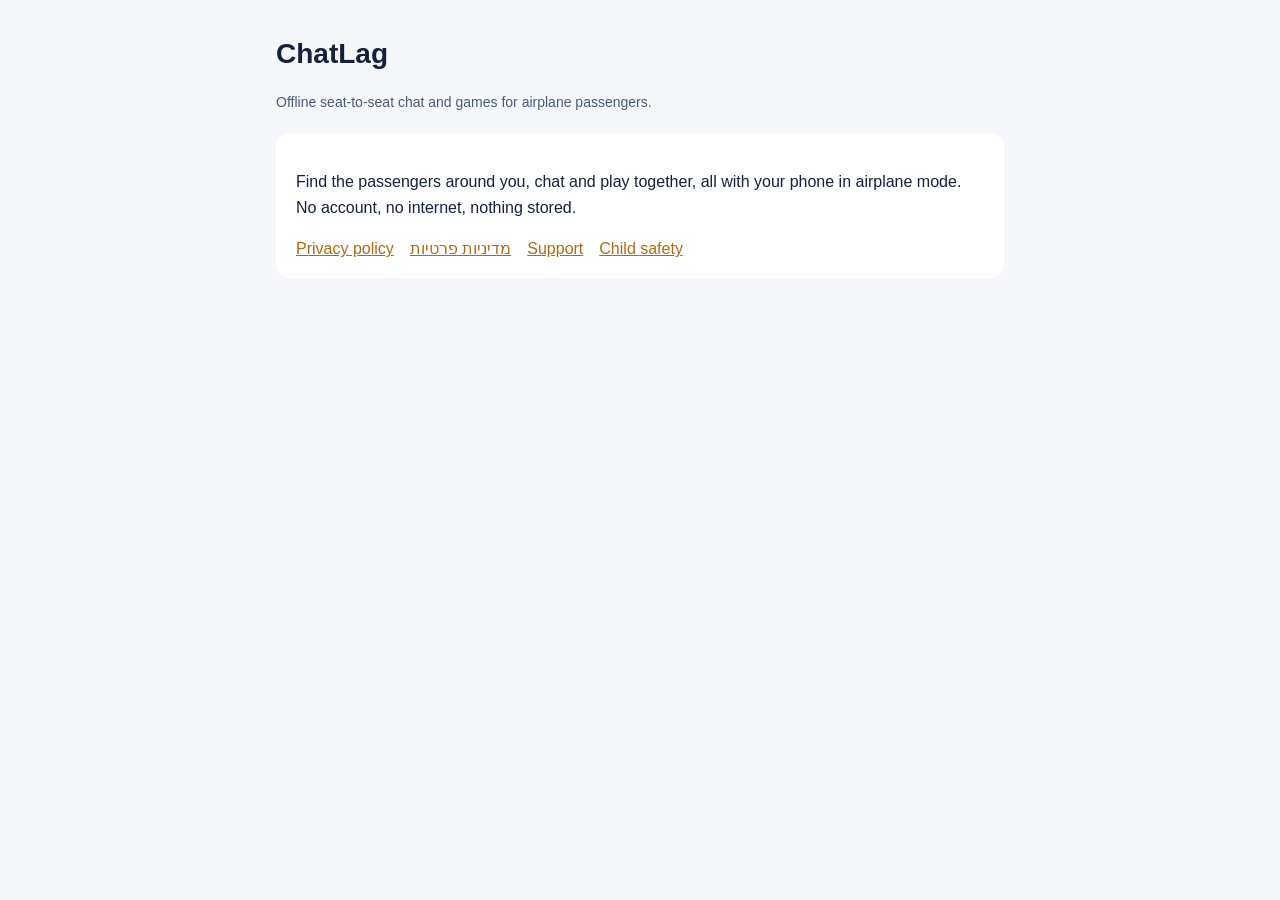
<file: index.html>
<!doctype html><html lang="en"><head><meta charset="utf-8"><meta name="viewport" content="width=device-width,initial-scale=1"><title>ChatLag</title><link rel="stylesheet" href="style.css"></head>
<body><main><h1>ChatLag</h1><p class="muted">Offline seat-to-seat chat and games for airplane passengers.</p>
<div class="card"><p>Find the passengers around you, chat and play together, all with your phone in airplane mode. No account, no internet, nothing stored.</p>
<nav><a href="privacy/">Privacy policy</a><a href="privacy/he/">מדיניות פרטיות</a><a href="support/">Support</a><a href="child-safety/">Child safety</a></nav></div></main></body></html>
</file>
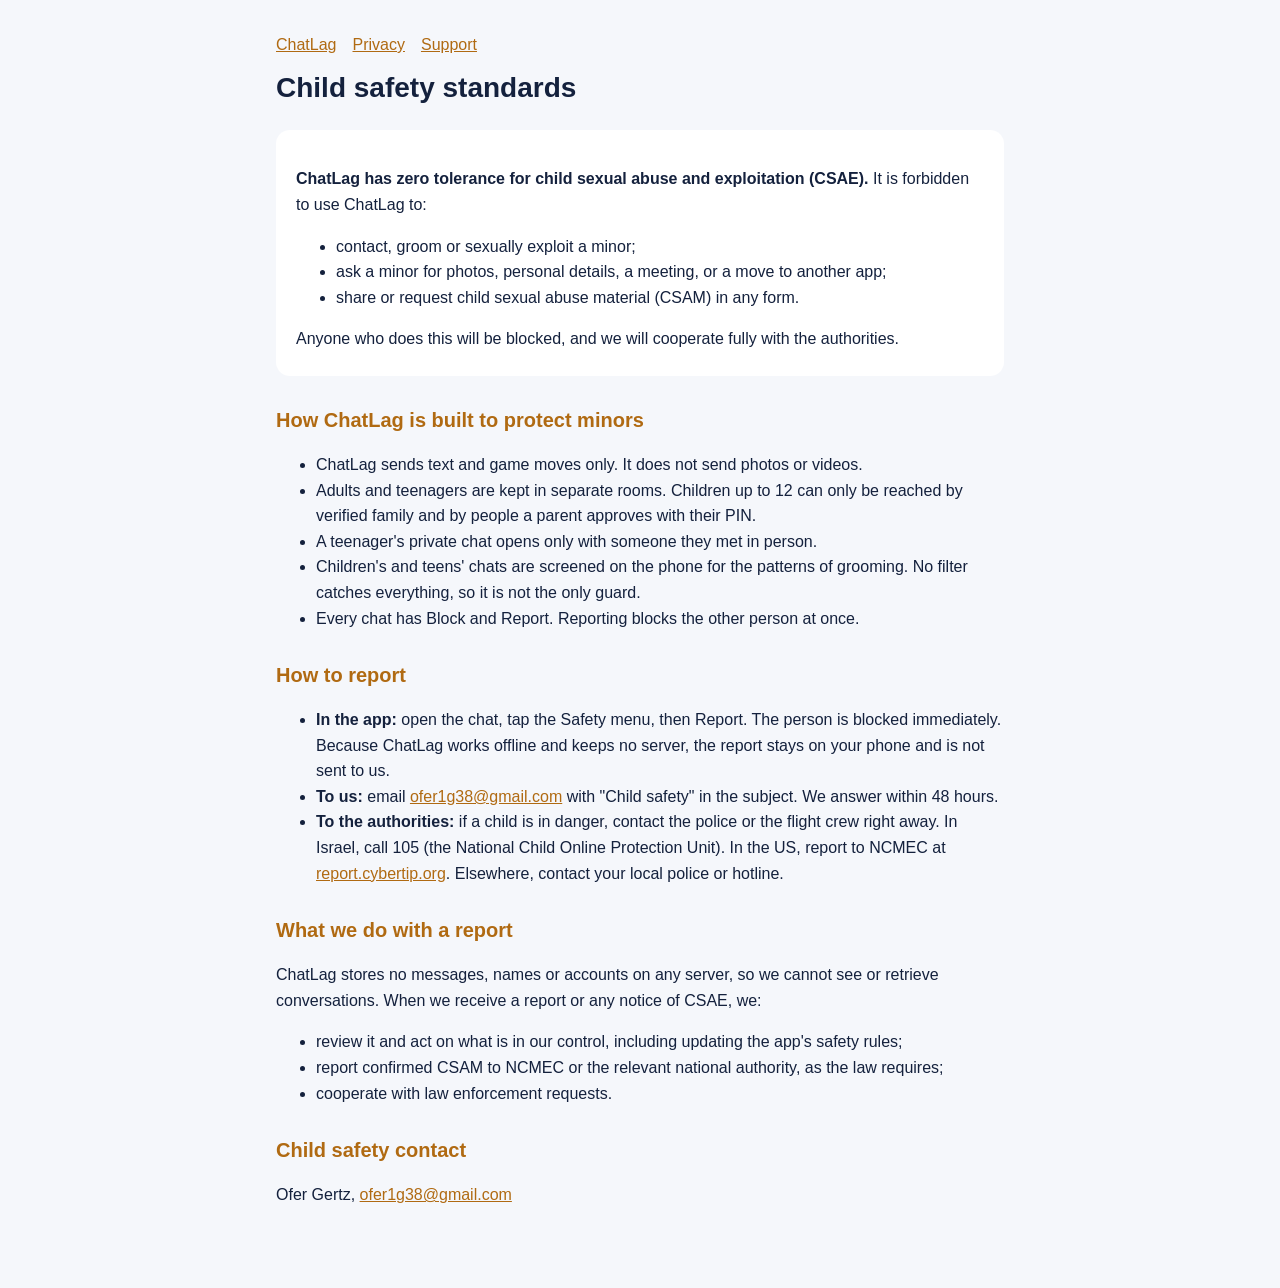
<file: child-safety/index.html>
<!doctype html><html lang="en"><head><meta charset="utf-8"><meta name="viewport" content="width=device-width,initial-scale=1"><title>ChatLag Child Safety Standards</title><link rel="stylesheet" href="../style.css"></head>
<body><main><nav><a href="../">ChatLag</a><a href="../privacy/">Privacy</a><a href="../support/">Support</a></nav><h1>Child safety standards</h1>
<div class="card"><p><strong>ChatLag has zero tolerance for child sexual abuse and exploitation (CSAE).</strong> It is forbidden to use ChatLag to:</p>
<ul><li>contact, groom or sexually exploit a minor;</li>
<li>ask a minor for photos, personal details, a meeting, or a move to another app;</li>
<li>share or request child sexual abuse material (CSAM) in any form.</li></ul>
<p>Anyone who does this will be blocked, and we will cooperate fully with the authorities.</p></div>
<h2>How ChatLag is built to protect minors</h2>
<ul><li>ChatLag sends text and game moves only. It does not send photos or videos.</li>
<li>Adults and teenagers are kept in separate rooms. Children up to 12 can only be reached by verified family and by people a parent approves with their PIN.</li>
<li>A teenager's private chat opens only with someone they met in person.</li>
<li>Children's and teens' chats are screened on the phone for the patterns of grooming. No filter catches everything, so it is not the only guard.</li>
<li>Every chat has Block and Report. Reporting blocks the other person at once.</li></ul>
<h2>How to report</h2>
<ul><li><strong>In the app:</strong> open the chat, tap the Safety menu, then Report. The person is blocked immediately. Because ChatLag works offline and keeps no server, the report stays on your phone and is not sent to us.</li>
<li><strong>To us:</strong> email <a href="mailto:ofer1g38@gmail.com?subject=Child%20safety">ofer1g38@gmail.com</a> with "Child safety" in the subject. We answer within 48 hours.</li>
<li><strong>To the authorities:</strong> if a child is in danger, contact the police or the flight crew right away. In Israel, call 105 (the National Child Online Protection Unit). In the US, report to NCMEC at <a href="https://report.cybertip.org">report.cybertip.org</a>. Elsewhere, contact your local police or hotline.</li></ul>
<h2>What we do with a report</h2>
<p>ChatLag stores no messages, names or accounts on any server, so we cannot see or retrieve conversations. When we receive a report or any notice of CSAE, we:</p>
<ul><li>review it and act on what is in our control, including updating the app's safety rules;</li>
<li>report confirmed CSAM to NCMEC or the relevant national authority, as the law requires;</li>
<li>cooperate with law enforcement requests.</li></ul>
<h2>Child safety contact</h2>
<p>Ofer Gertz, <a href="mailto:ofer1g38@gmail.com">ofer1g38@gmail.com</a></p></main></body></html>
</file>
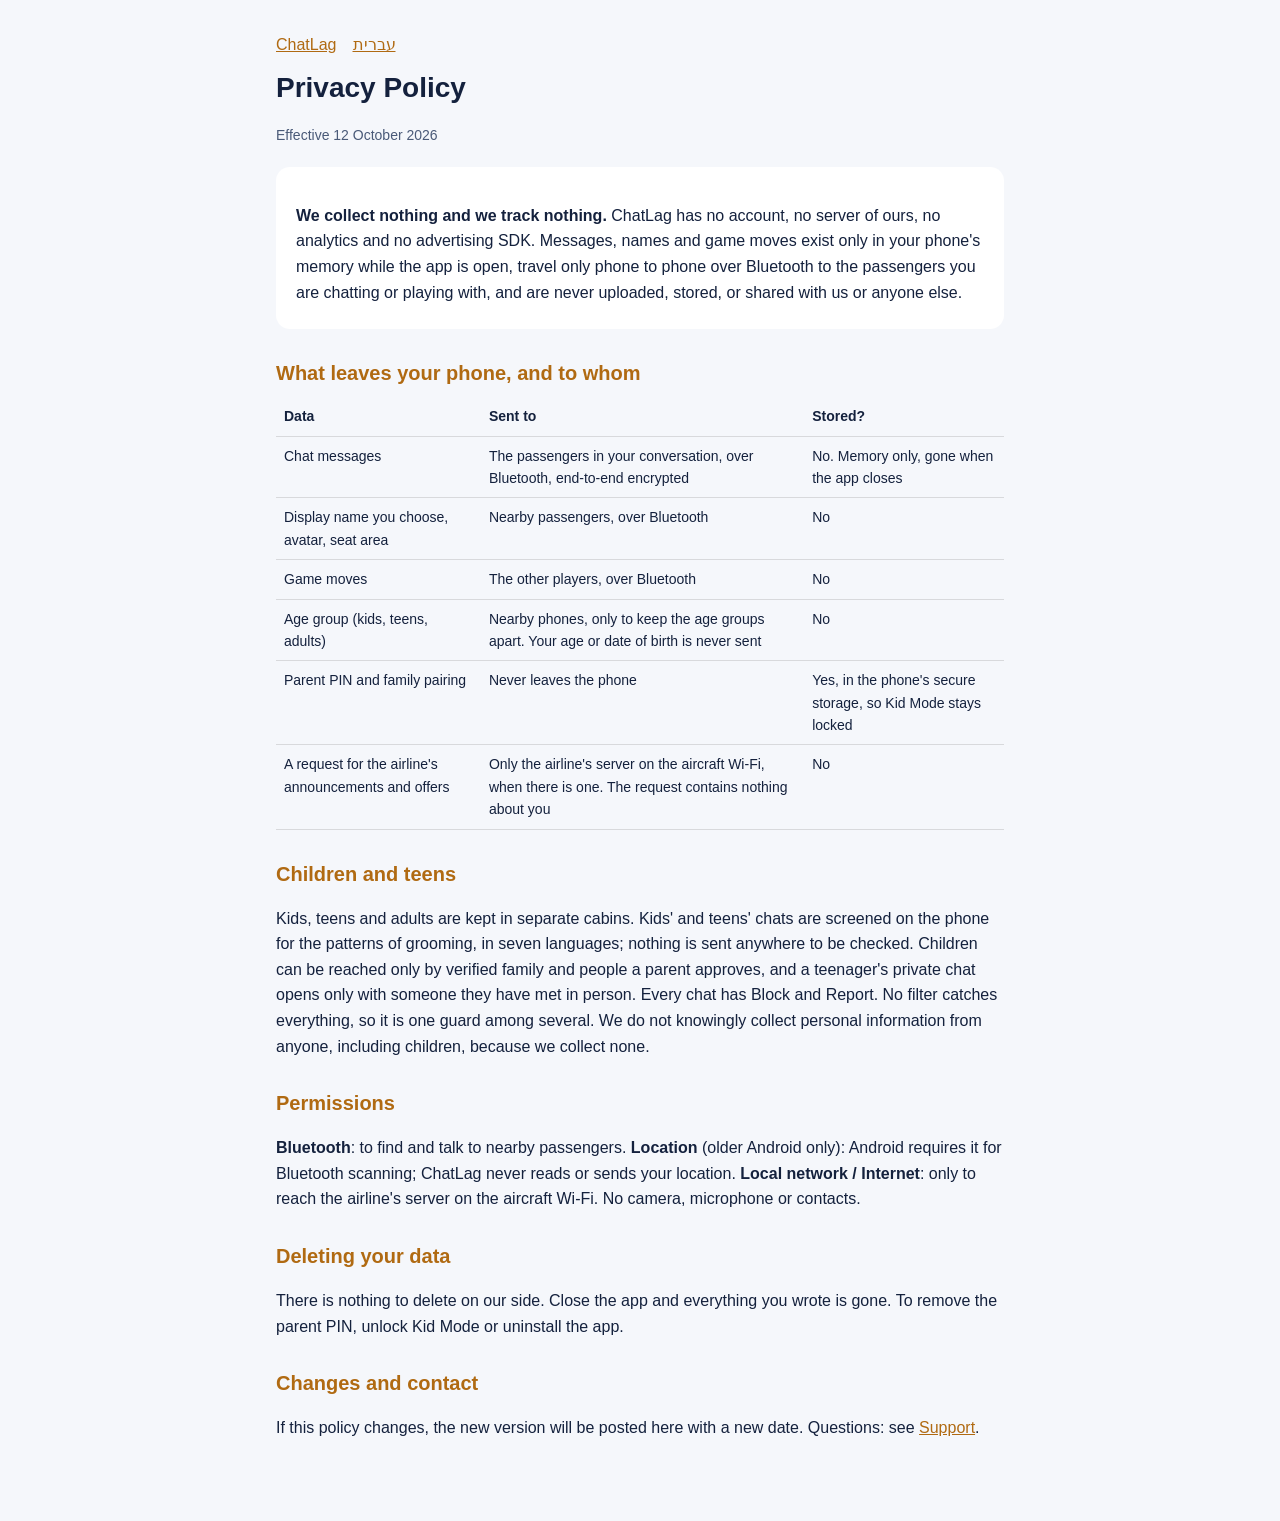
<file: privacy/index.html>
<!doctype html><html lang="en"><head><meta charset="utf-8"><meta name="viewport" content="width=device-width,initial-scale=1"><title>ChatLag Privacy Policy</title><link rel="stylesheet" href="../style.css"></head>
<body><main><nav><a href="../">ChatLag</a><a href="he/">עברית</a></nav>
<h1>Privacy Policy</h1><p class="muted">Effective 12 October 2026</p>
<div class="card"><p><strong>We collect nothing and we track nothing.</strong> ChatLag has no account, no server of ours, no analytics and no advertising SDK. Messages, names and game moves exist only in your phone's memory while the app is open, travel only phone to phone over Bluetooth to the passengers you are chatting or playing with, and are never uploaded, stored, or shared with us or anyone else.</p></div>

<h2>What leaves your phone, and to whom</h2>
<table><tr><th>Data</th><th>Sent to</th><th>Stored?</th></tr>
<tr><td>Chat messages</td><td>The passengers in your conversation, over Bluetooth, end-to-end encrypted</td><td>No. Memory only, gone when the app closes</td></tr>
<tr><td>Display name you choose, avatar, seat area</td><td>Nearby passengers, over Bluetooth</td><td>No</td></tr>
<tr><td>Game moves</td><td>The other players, over Bluetooth</td><td>No</td></tr>
<tr><td>Age group (kids, teens, adults)</td><td>Nearby phones, only to keep the age groups apart. Your age or date of birth is never sent</td><td>No</td></tr>
<tr><td>Parent PIN and family pairing</td><td>Never leaves the phone</td><td>Yes, in the phone's secure storage, so Kid Mode stays locked</td></tr>
<tr><td>A request for the airline's announcements and offers</td><td>Only the airline's server on the aircraft Wi-Fi, when there is one. The request contains nothing about you</td><td>No</td></tr></table>

<h2>Children and teens</h2>
<p>Kids, teens and adults are kept in separate cabins. Kids' and teens' chats are screened on the phone for the patterns of grooming, in seven languages; nothing is sent anywhere to be checked. Children can be reached only by verified family and people a parent approves, and a teenager's private chat opens only with someone they have met in person. Every chat has Block and Report. No filter catches everything, so it is one guard among several. We do not knowingly collect personal information from anyone, including children, because we collect none.</p>

<h2>Permissions</h2>
<p><strong>Bluetooth</strong>: to find and talk to nearby passengers. <strong>Location</strong> (older Android only): Android requires it for Bluetooth scanning; ChatLag never reads or sends your location. <strong>Local network / Internet</strong>: only to reach the airline's server on the aircraft Wi-Fi. No camera, microphone or contacts.</p>

<h2>Deleting your data</h2>
<p>There is nothing to delete on our side. Close the app and everything you wrote is gone. To remove the parent PIN, unlock Kid Mode or uninstall the app.</p>

<h2>Changes and contact</h2>
<p>If this policy changes, the new version will be posted here with a new date. Questions: see <a href="../support/">Support</a>.</p>
</main></body></html>
</file>
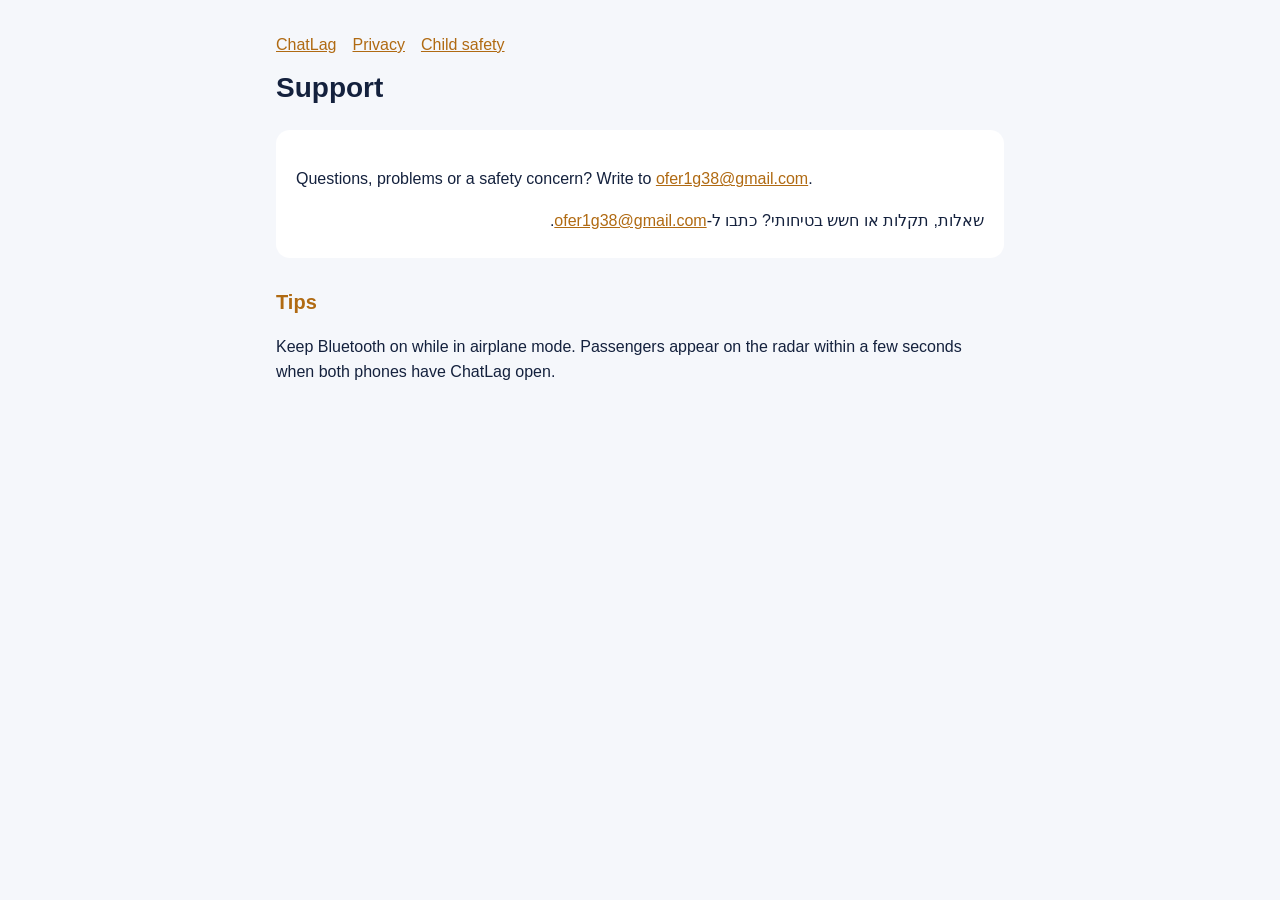
<file: support/index.html>
<!doctype html><html lang="en"><head><meta charset="utf-8"><meta name="viewport" content="width=device-width,initial-scale=1"><title>ChatLag Support</title><link rel="stylesheet" href="../style.css"></head>
<body><main><nav><a href="../">ChatLag</a><a href="../privacy/">Privacy</a><a href="../child-safety/">Child safety</a></nav><h1>Support</h1>
<div class="card"><p>Questions, problems or a safety concern? Write to <a href="mailto:ofer1g38@gmail.com">ofer1g38@gmail.com</a>.</p>
<p dir="rtl">שאלות, תקלות או חשש בטיחותי? כתבו ל-<a href="mailto:ofer1g38@gmail.com">ofer1g38@gmail.com</a>.</p></div>
<h2>Tips</h2><p>Keep Bluetooth on while in airplane mode. Passengers appear on the radar within a few seconds when both phones have ChatLag open.</p></main></body></html>
</file>
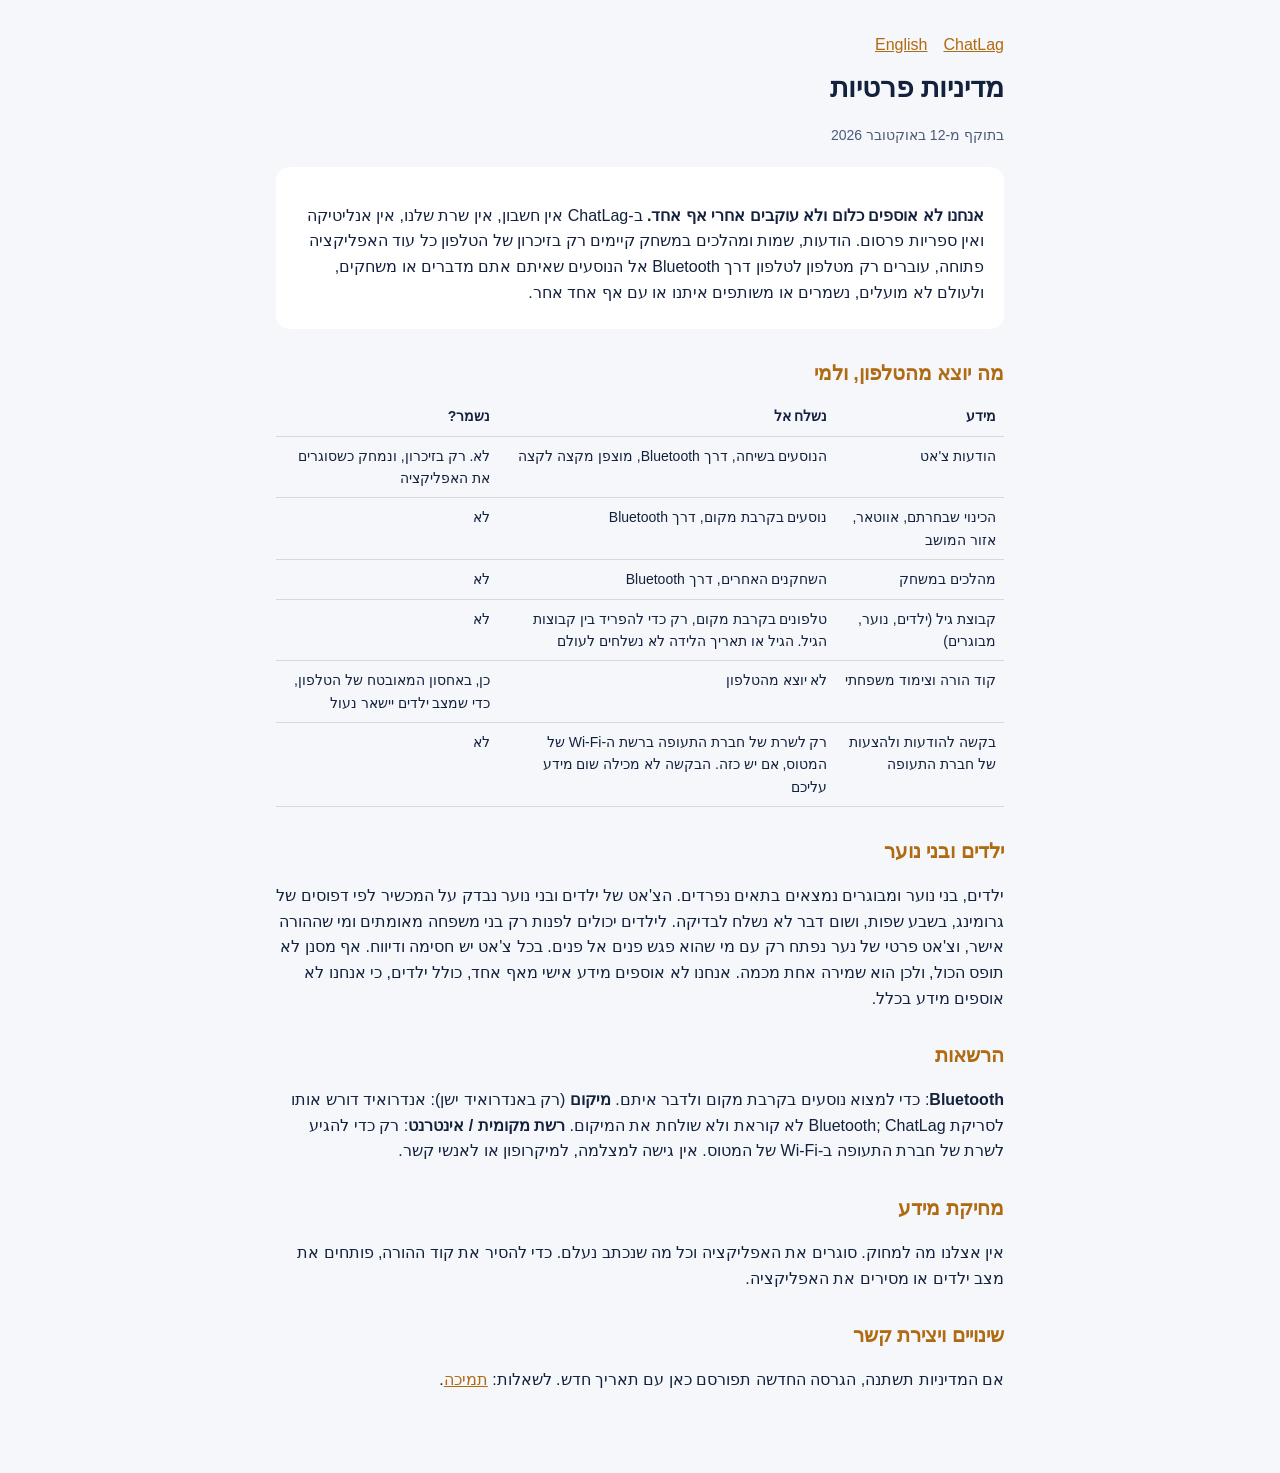
<file: privacy/he/index.html>
<!doctype html><html lang="he" dir="rtl"><head><meta charset="utf-8"><meta name="viewport" content="width=device-width,initial-scale=1"><title>ChatLag מדיניות פרטיות</title><link rel="stylesheet" href="../../style.css"></head>
<body><main><nav><a href="../../">ChatLag</a><a href="../">English</a></nav>
<h1>מדיניות פרטיות</h1><p class="muted">בתוקף מ-12 באוקטובר 2026</p>
<div class="card"><p><strong>אנחנו לא אוספים כלום ולא עוקבים אחרי אף אחד.</strong> ב-ChatLag אין חשבון, אין שרת שלנו, אין אנליטיקה ואין ספריות פרסום. הודעות, שמות ומהלכים במשחק קיימים רק בזיכרון של הטלפון כל עוד האפליקציה פתוחה, עוברים רק מטלפון לטלפון דרך Bluetooth אל הנוסעים שאיתם אתם מדברים או משחקים, ולעולם לא מועלים, נשמרים או משותפים איתנו או עם אף אחד אחר.</p></div>

<h2>מה יוצא מהטלפון, ולמי</h2>
<table><tr><th>מידע</th><th>נשלח אל</th><th>נשמר?</th></tr>
<tr><td>הודעות צ'אט</td><td>הנוסעים בשיחה, דרך Bluetooth, מוצפן מקצה לקצה</td><td>לא. רק בזיכרון, ונמחק כשסוגרים את האפליקציה</td></tr>
<tr><td>הכינוי שבחרתם, אווטאר, אזור המושב</td><td>נוסעים בקרבת מקום, דרך Bluetooth</td><td>לא</td></tr>
<tr><td>מהלכים במשחק</td><td>השחקנים האחרים, דרך Bluetooth</td><td>לא</td></tr>
<tr><td>קבוצת גיל (ילדים, נוער, מבוגרים)</td><td>טלפונים בקרבת מקום, רק כדי להפריד בין קבוצות הגיל. הגיל או תאריך הלידה לא נשלחים לעולם</td><td>לא</td></tr>
<tr><td>קוד הורה וצימוד משפחתי</td><td>לא יוצא מהטלפון</td><td>כן, באחסון המאובטח של הטלפון, כדי שמצב ילדים יישאר נעול</td></tr>
<tr><td>בקשה להודעות ולהצעות של חברת התעופה</td><td>רק לשרת של חברת התעופה ברשת ה-Wi-Fi של המטוס, אם יש כזה. הבקשה לא מכילה שום מידע עליכם</td><td>לא</td></tr></table>

<h2>ילדים ובני נוער</h2>
<p>ילדים, בני נוער ומבוגרים נמצאים בתאים נפרדים. הצ'אט של ילדים ובני נוער נבדק על המכשיר לפי דפוסים של גרומינג, בשבע שפות, ושום דבר לא נשלח לבדיקה. לילדים יכולים לפנות רק בני משפחה מאומתים ומי שההורה אישר, וצ'אט פרטי של נער נפתח רק עם מי שהוא פגש פנים אל פנים. בכל צ'אט יש חסימה ודיווח. אף מסנן לא תופס הכול, ולכן הוא שמירה אחת מכמה. אנחנו לא אוספים מידע אישי מאף אחד, כולל ילדים, כי אנחנו לא אוספים מידע בכלל.</p>

<h2>הרשאות</h2>
<p><strong>Bluetooth</strong>: כדי למצוא נוסעים בקרבת מקום ולדבר איתם. <strong>מיקום</strong> (רק באנדרואיד ישן): אנדרואיד דורש אותו לסריקת Bluetooth; ChatLag לא קוראת ולא שולחת את המיקום. <strong>רשת מקומית / אינטרנט</strong>: רק כדי להגיע לשרת של חברת התעופה ב-Wi-Fi של המטוס. אין גישה למצלמה, למיקרופון או לאנשי קשר.</p>

<h2>מחיקת מידע</h2>
<p>אין אצלנו מה למחוק. סוגרים את האפליקציה וכל מה שנכתב נעלם. כדי להסיר את קוד ההורה, פותחים את מצב ילדים או מסירים את האפליקציה.</p>

<h2>שינויים ויצירת קשר</h2>
<p>אם המדיניות תשתנה, הגרסה החדשה תפורסם כאן עם תאריך חדש. לשאלות: <a href="../../support/">תמיכה</a>.</p>
</main></body></html>
</file>
<file: style.css>
:root{--bg:#0b1630;--card:#13224a;--text:#e9eef8;--muted:#b6c2dc;--amber:#f2b66b}
@media (prefers-color-scheme: light){:root:not([data-theme="dark"]){--bg:#f5f7fb;--card:#fff;--text:#14213d;--muted:#4a5a78;--amber:#b06a12}}
*{box-sizing:border-box}body{margin:0;background:var(--bg);color:var(--text);font:16px/1.6 -apple-system,BlinkMacSystemFont,"Segoe UI",Roboto,Arial,sans-serif}
main{max-width:760px;margin:0 auto;padding:32px 16px 64px}h1{font-size:28px;margin:0 0 4px}h2{font-size:20px;margin:28px 0 8px;color:var(--amber)}
.card{background:var(--card);border-radius:14px;padding:20px 20px 8px;margin:20px 0}.muted{color:var(--muted);font-size:14px}a{color:var(--amber)}
nav{display:flex;gap:16px;margin-bottom:8px}table{border-collapse:collapse;width:100%;font-size:14px}td,th{padding:8px;border-bottom:1px solid rgba(127,127,127,.25);text-align:start;vertical-align:top}
</file>
